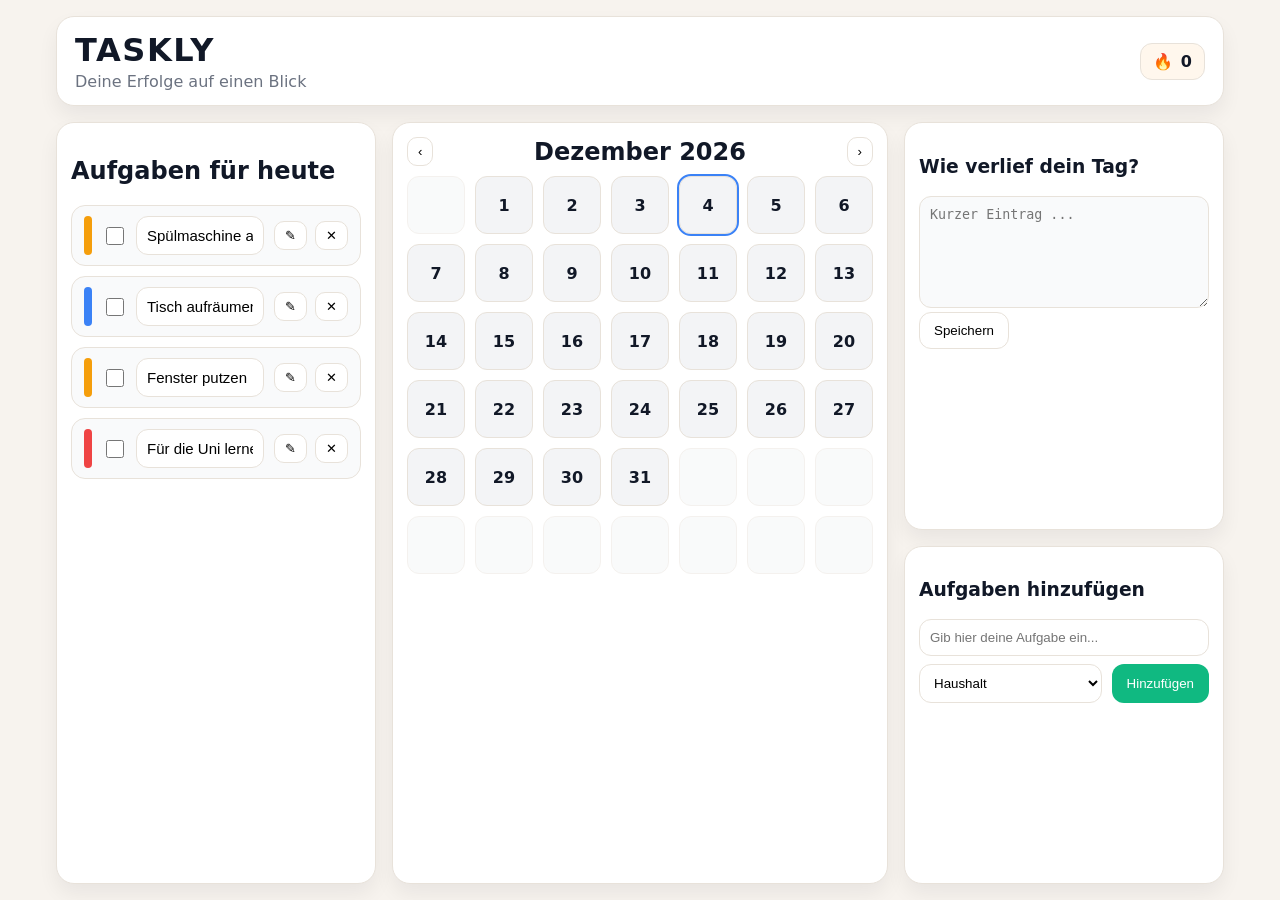
<file: taskly-grid/index.html>
<!doctype html>
<html lang="de">
<head>
  <meta charset="utf-8" />
  <meta name="viewport" content="width=device-width, initial-scale=1" />
  <title>TASKLY – Grid MVP</title>

  <!-- Styles laden -->
  <link rel="stylesheet" href="styles.css" />
</head>
<body>
  <!--
    HINWEIS:
    - .app-grid ist unser zentrales CSS-Grid-Layout.
    - Desktop: 3 Spalten (links Aufgaben, Mitte Kalender, rechts Journal+Add)
    - Mobile: 1 Spalte (alles untereinander)
  -->
  <div class="app-grid">

    <!-- Kopfzeile (spannt über alle Spalten) -->
    <header class="card header">
      <div class="brand">
        <h1>TASKLY</h1>
        <p>Deine Erfolge auf einen Blick</p>
      </div>

      <!-- Streak-Anzeige (einfach nur eine Zahl) -->
      <div class="streak" title="Tage am Stück mit erledigten Aufgaben">
        🔥 <span id="streakCount">0</span>
      </div>
    </header>

    <!-- Spalte 1: Aufgabenliste (heute) -->
    <section class="card panel tasks" aria-labelledby="tasksTitle">
      <h2 id="tasksTitle">Aufgaben für heute</h2>

      <!-- Liste wird per JS gefüllt -->
      <ul id="taskList" class="task-list" aria-live="polite"></ul>
    </section>

    <!-- Spalte 2: Kalender -->
    <section class="card panel calendar" aria-labelledby="calTitle">
      <div class="cal-head">
        <button id="prevMonth" class="btn-ico" aria-label="Voriger Monat">‹</button>
        <h2 id="calTitle"><span id="monthName"></span> <span id="yearNum"></span></h2>
        <button id="nextMonth" class="btn-ico" aria-label="Nächster Monat">›</button>
      </div>

      <!--
        Kalender-Gitter (7 Spalten = Wochentage)
        Zellen werden per JS erzeugt und hier eingesetzt.
      -->
      <div id="calendarGrid" class="cal-grid" role="grid" aria-readonly="true"></div>
    </section>

    <!-- Spalte 3: Journal + Aufgabe hinzufügen (2 Zeilen mit Grid) -->
    <aside class="panel-right">
      <!-- Journal -->
      <section class="card panel" aria-labelledby="journalTitle">
        <h3 id="journalTitle">Wie verlief dein Tag?</h3>
        <textarea id="journalInput" rows="6" placeholder="Kurzer Eintrag ..."></textarea>
        <div class="row">
          <button id="saveJournal" class="btn">Speichern</button>
          <small id="journalSaved" class="muted" aria-live="polite"></small>
        </div>
      </section>

      <!-- Aufgabe hinzufügen -->
      <section class="card panel" aria-labelledby="addTitle">
        <h3 id="addTitle">Aufgaben hinzufügen</h3>
        <!--
          Einfaches Formular:
          - Titel (Pflichtfeld)
          - Kategorie-Farbe als Auswahl
        -->
        <form id="addForm" class="add-form">
          <input id="newTaskTitle" type="text" placeholder="Gib hier deine Aufgabe ein..." required />
          <div class="add-grid"><!-- kleine Grid-Zeile -->
            <select id="newTaskCategory" aria-label="Kategorie">
              <option value="orange">Haushalt</option>
              <option value="blue">Ordnung</option>
              <option value="green">Gesundheit</option>
              <option value="red">Studium</option>
              <option value="purple">Sonstiges</option>
            </select>
            <button class="btn primary" type="submit" aria-label="Aufgabe hinzufügen">Hinzufügen</button>
          </div>
        </form>
      </section>
    </aside>
  </div>

  <!-- Task-Template (wird per JS geklont) -->
  <template id="taskItemTemplate">
    <!--
      .task-row ist selbst wieder ein Grid:
      [Farbleiste] [Checkbox] [Titel (editierbar)] [Aktionen]
      => leichtes, klares Layout ohne Flex
    -->
    <li class="task-row">
      <span class="colorbar" aria-hidden="true"></span>
      <input class="task-check" type="checkbox" aria-label="Erledigt umschalten" />
      <input class="task-title" type="text" />
      <div class="actions">
        <button class="btn-ico rename" title="Umbenennen" aria-label="Umbenennen">✎</button>
        <button class="btn-ico delete" title="Löschen" aria-label="Löschen">✕</button>
      </div>
    </li>
  </template>

  <!-- Skript laden -->
  <script src="app.js"></script>
</body>
</html>
</file>
<file: taskly-grid/styles.css>
/* =========================
   Grund-Design / Variablen
   ========================= */
:root{
  --bg: #f7f3ee;         /* Seitenhintergrund */
  --card: #ffffff;       /* Kartenhintergrund */
  --text: #111827;       /* Haupttext */
  --muted: #6b7280;      /* abgeschwächter Text */
  --ring: #e8e2da;       /* zarte Linien */
  --radius: 18px;        /* Eckenradius für Karten */
  --shadow: 0 10px 20px rgba(17,24,39,.06);

  /* Kategorien (Farbleiste links am Task) */
  --orange:#f59e0b;
  --blue:#3b82f6;
  --green:#10b981;
  --red:#ef4444;
  --purple:#8b5cf6;
}

/* Reset & Basis */
*{ box-sizing:border-box }
body{
  margin:0;
  font-family: system-ui, -apple-system, Segoe UI, Roboto, Arial, sans-serif;
  color:var(--text);
  background: var(--bg);
}

/* Wiederverwendbare Bausteine */
.card{
  background:var(--card);
  border:1px solid var(--ring);
  border-radius:var(--radius);
  box-shadow:var(--shadow);
}

.btn{
  border:1px solid var(--ring);
  background:#fff;
  border-radius:12px;
  padding:10px 14px;
  cursor:pointer;
}
.btn.primary{ background:var(--green); color:#fff; border-color:transparent; }
.btn-ico{
  border:1px solid var(--ring);
  background:#fff;
  padding:6px 10px;
  border-radius:10px;
  cursor:pointer;
}
.muted{ color:var(--muted) }
.row{ display:grid; grid-auto-flow:column; gap:10px; justify-content:start; align-items:center }

/* =========================
   Hauptlayout mit CSS Grid
   ========================= */
/*
  .app-grid definiert das Seitenraster.
  Desktop: 3 Spalten
  - 1: Aufgaben (320px)
  - 2: Mitte flexibel
  - 3: Rechte Spalte (320px)
*/
.app-grid{
  max-width:1200px;
  margin-inline:auto;
  padding:16px;
  display:grid;
  grid-template-columns: 320px 1fr 320px;
  grid-template-rows: auto 1fr; /* Header + Inhalt */
  gap:16px;
  min-height:100dvh;
}

/* Header spannt über alle Spalten */
.header{
  grid-column: 1 / -1; /* von 1 bis letzte Spalte */
  padding:14px 18px;
  display:grid;
  grid-template-columns: 1fr auto; /* Brand links, Streak rechts */
  align-items:center;
}
.brand h1{ margin:0; letter-spacing:.05em }
.brand p{ margin:.2rem 0 0; color:var(--muted) }
.streak{
  display:grid;
  grid-auto-flow:column;
  gap:8px;
  align-items:center;
  padding:8px 12px;
  border:1px solid var(--ring);
  border-radius:12px;
  background:#fff7ed; /* leicht orange */
  font-weight:700;
}

/* Panels (Karten im Inhalt) */
.panel{ padding:14px }
.panel-right{
  display:grid;
  gap:16px;
}

/* =========================
   Aufgabenliste (Grid)
   ========================= */
.task-list{
  /* Liste selbst: eine Spalte, vertikaler Abstand durch gap */
  display:grid;
  gap:10px;
  list-style:none;
  margin:0;
  padding:0;
  max-height:70vh;      /* scrollt auf Desktop, wenn zu lang */
  overflow:auto;
}

/* Jede Aufgaben-Zeile ist ein kleines Grid */
.task-row{
  display:grid;
  grid-template-columns: 8px 24px 1fr auto; /* Farbleiste | Checkbox | Titel | Aktionen */
  align-items:center;
  gap:10px;
  padding:10px 12px;
  background:#f9fafb;
  border:1px solid var(--ring);
  border-radius:14px;
}
.colorbar{
  width:8px; height:100%;
  border-radius:8px;
  background:var(--blue); /* Standard, wird per JS überschrieben */
}
.task-check{ width:18px; height:18px }
.task-title{
  border:none;
  background:transparent;
  padding:6px;
  border-radius:8px;
  font-size:15px;
  outline: none;
}
.actions{ display:grid; grid-auto-flow:column; gap:8px }

/* =========================
   Kalender (Grid)
   ========================= */

.cal-head{
  display:grid;
  grid-template-columns: auto 1fr auto; /* Pfeil | Titel | Pfeil */
  align-items:center;
  gap:10px;
  margin-bottom:10px;
}
.cal-head h2{ margin:0; text-align:center; }

.cal-grid{
  /* 7 Spalten = Wochentage */
  display:grid;
  grid-template-columns: repeat(7, 1fr);
  gap:10px;
}
.cal-cell{
  background:#f3f4f6;
  border:1px solid var(--ring);
  border-radius:12px;
  aspect-ratio: 1 / 1; /* macht die Zellen quadratisch */
  display:grid;
  place-items:center;
  font-weight:600;
}
.cal-cell.today{ outline:2px solid var(--blue) }
.cal-cell.ok{ color:var(--green) }   /* Tage mit erledigter Aufgabe */
.cal-cell.muted{ opacity:.45 }       /* Tage aus Vormonat/Nachmonat */

/* =========================
   Formular rechts
   ========================= */
textarea{
  width:100%;
  resize:vertical;
  border:1px solid var(--ring);
  border-radius:12px;
  padding:10px;
  background:#f9fafb;
}
input[type="text"], select{
  border:1px solid var(--ring);
  border-radius:12px;
  padding:10px;
  background:#fff;
  width:100%;
}
.add-grid{
  /* Mini-Grid: Select | Button */
  display:grid;
  grid-template-columns: 1fr auto;
  gap:10px;
  margin-top:8px;
}

/* =========================
   Responsivität
   ========================= */
/* Tablet: linke + Mitte nebeneinander, rechts darunter */
@media (max-width: 1100px){
  .app-grid{
    grid-template-columns: 280px 1fr; /* 2 Spalten */
    grid-template-rows: auto 1fr auto; /* Header | Haupt | Rechte Spalte */
  }
  .panel-right{
    grid-column: 1 / -1; /* über volle Breite unterhalb */
  }
}

/* Mobile: alles einspaltig untereinander */
@media (max-width: 760px){
  .app-grid{
    grid-template-columns: 1fr;  /* 1 Spalte */
    grid-template-rows: auto;    /* fließend */
  }
  .header{ grid-template-columns: 1fr; gap:8px }
  .streak{ justify-self:start }
  .task-list{ max-height: none } /* auf Mobile nicht scrollen innerhalb */
}
</file>
